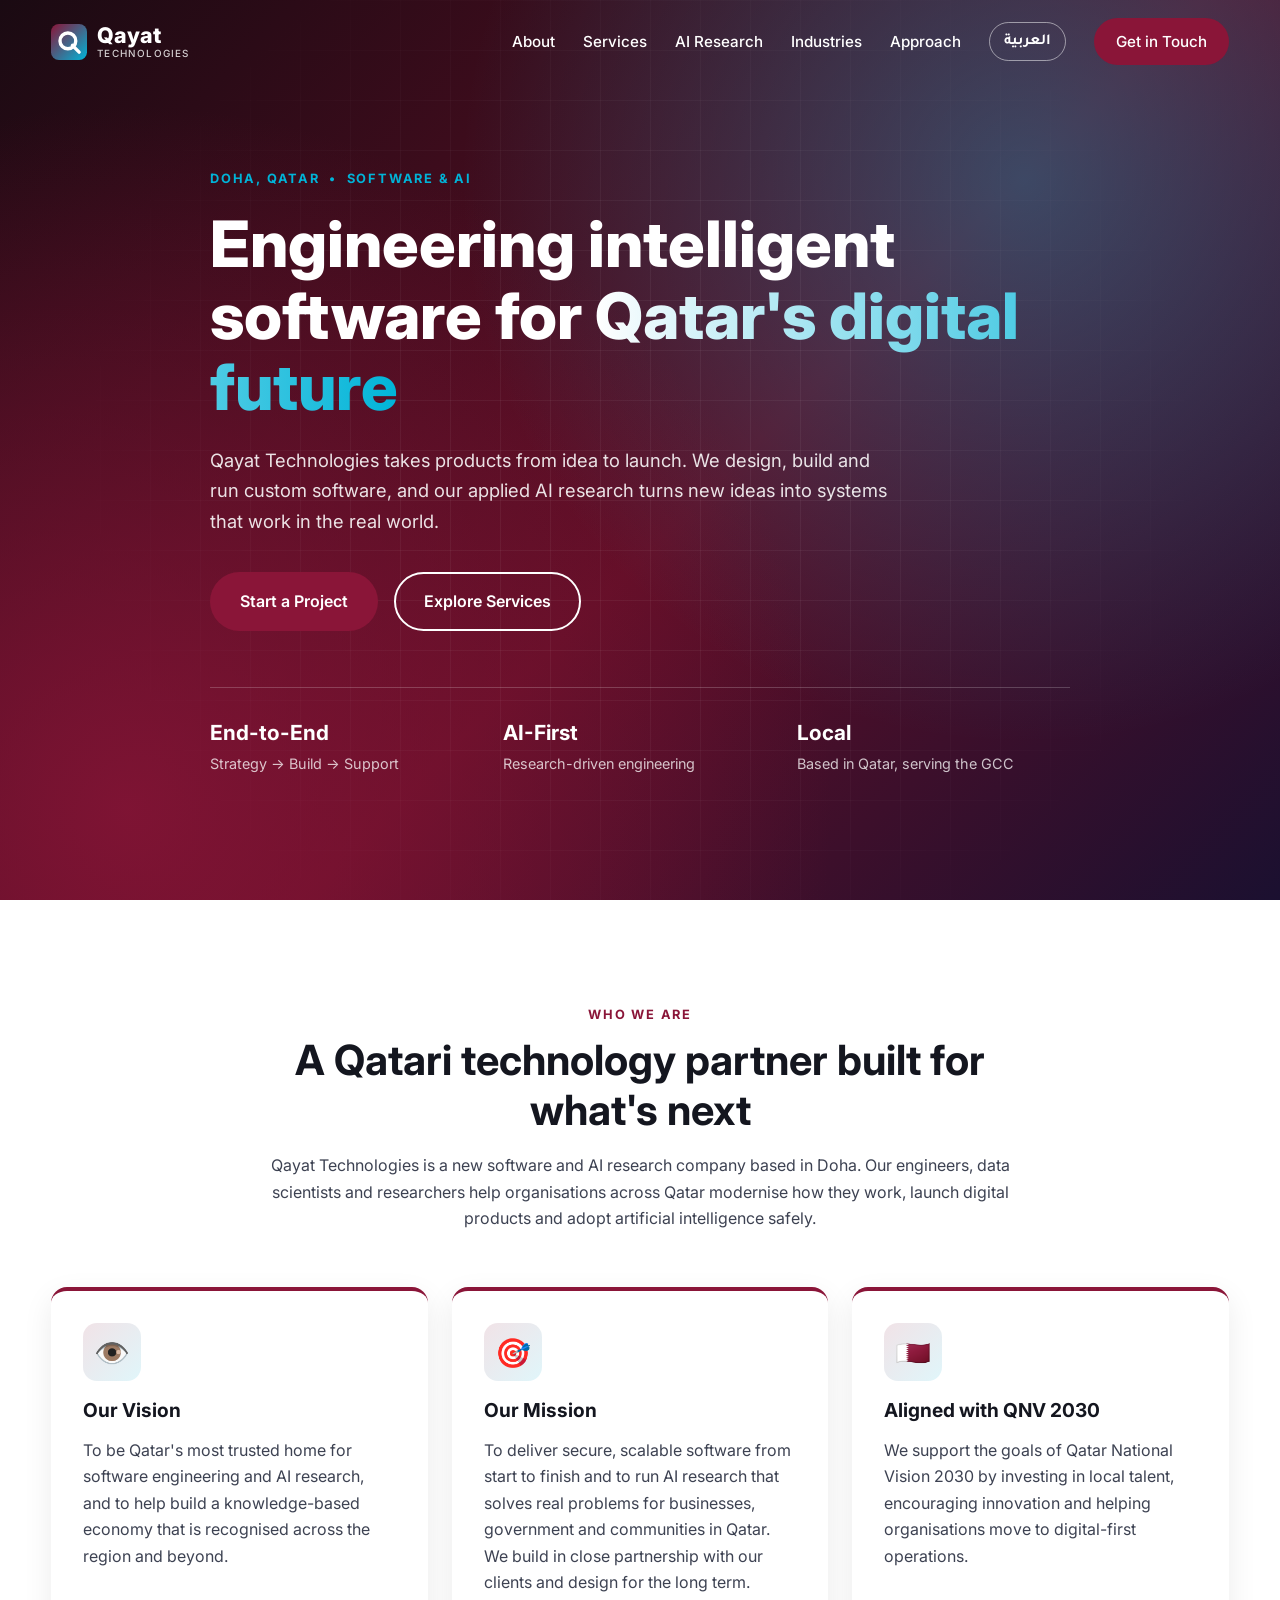
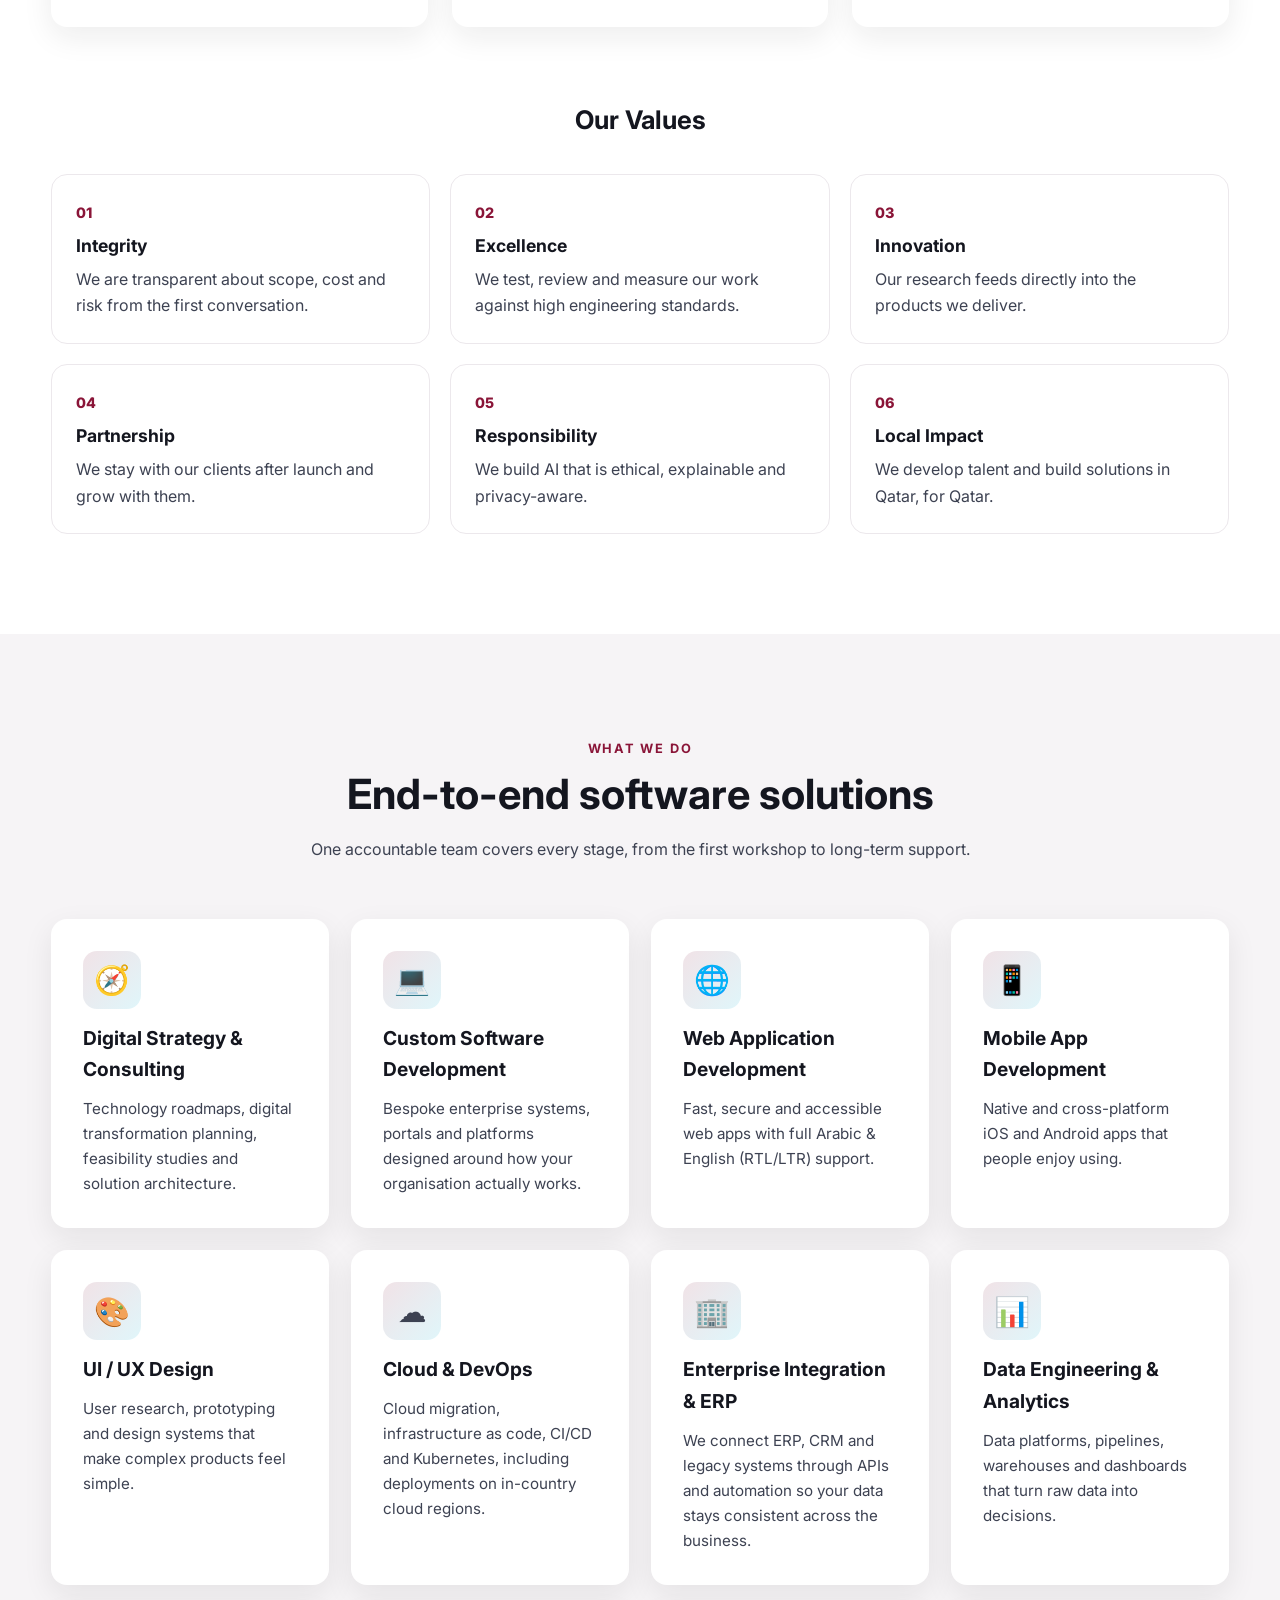
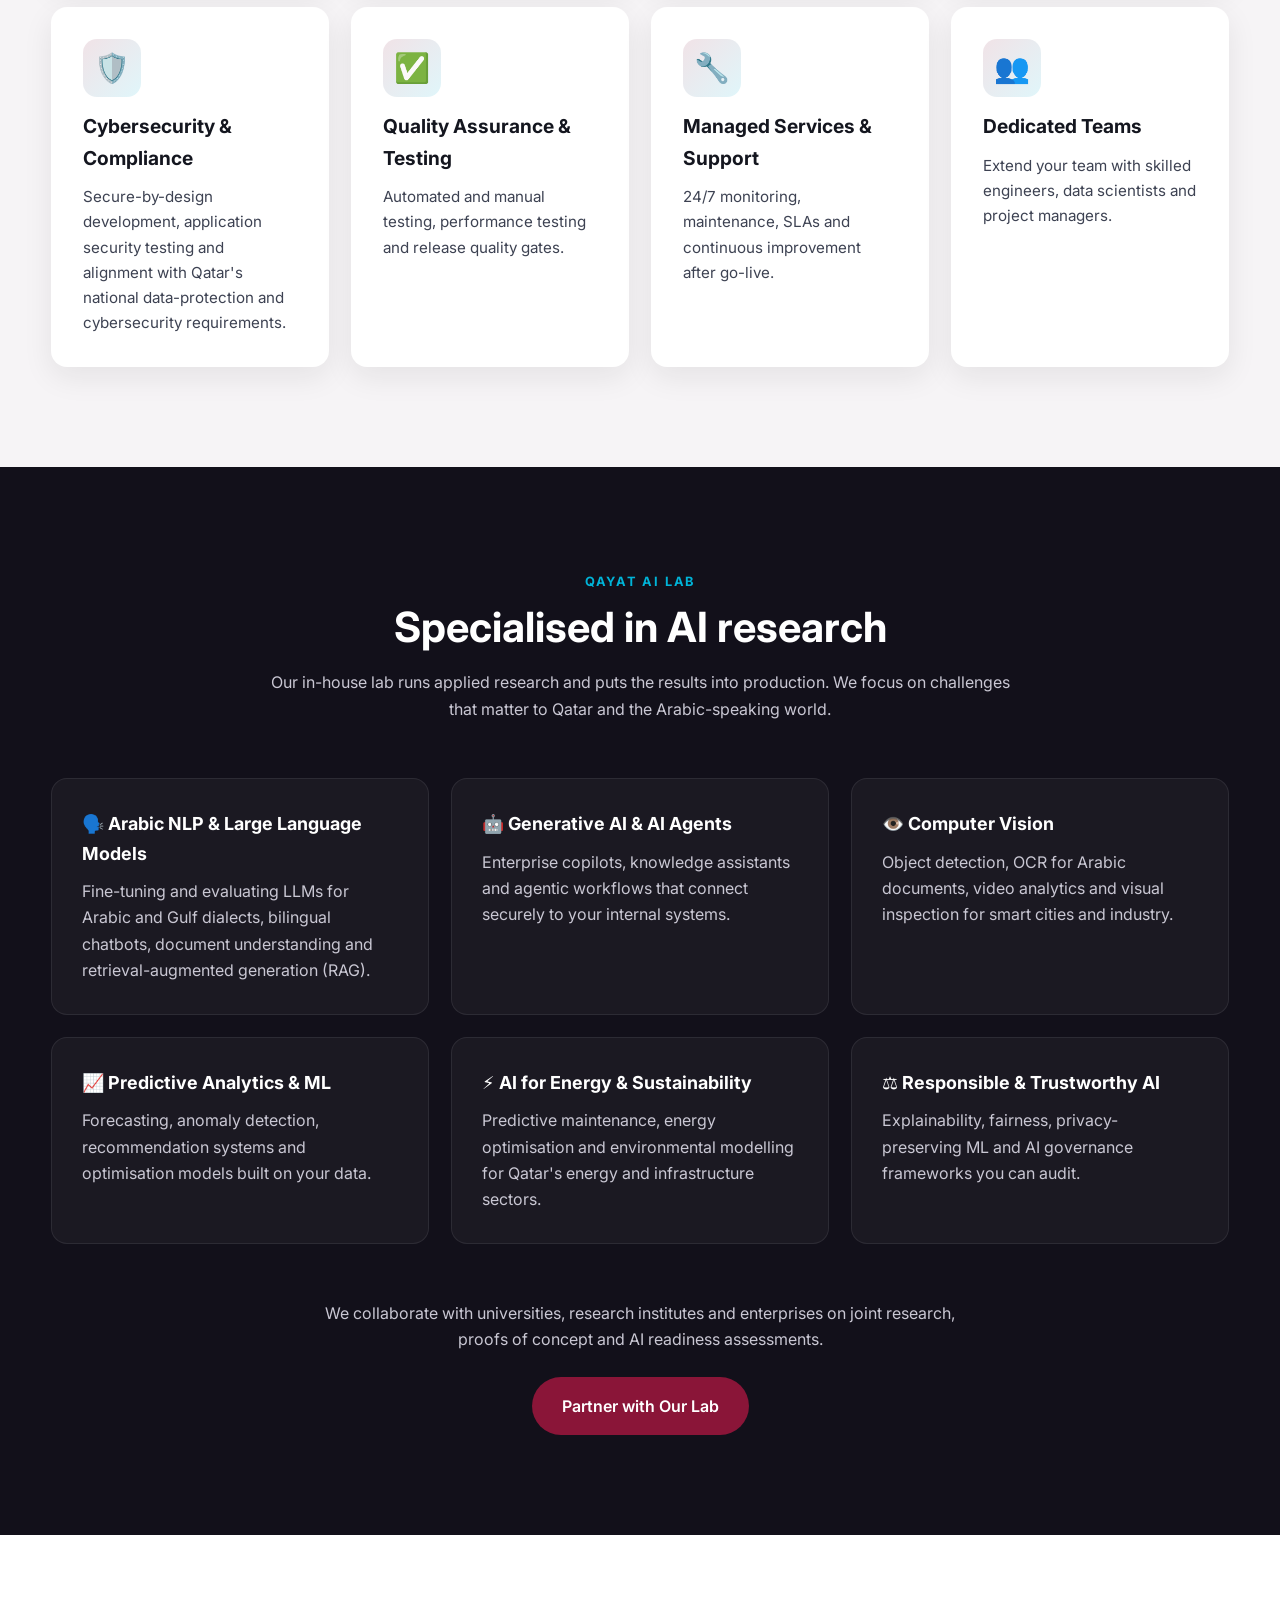
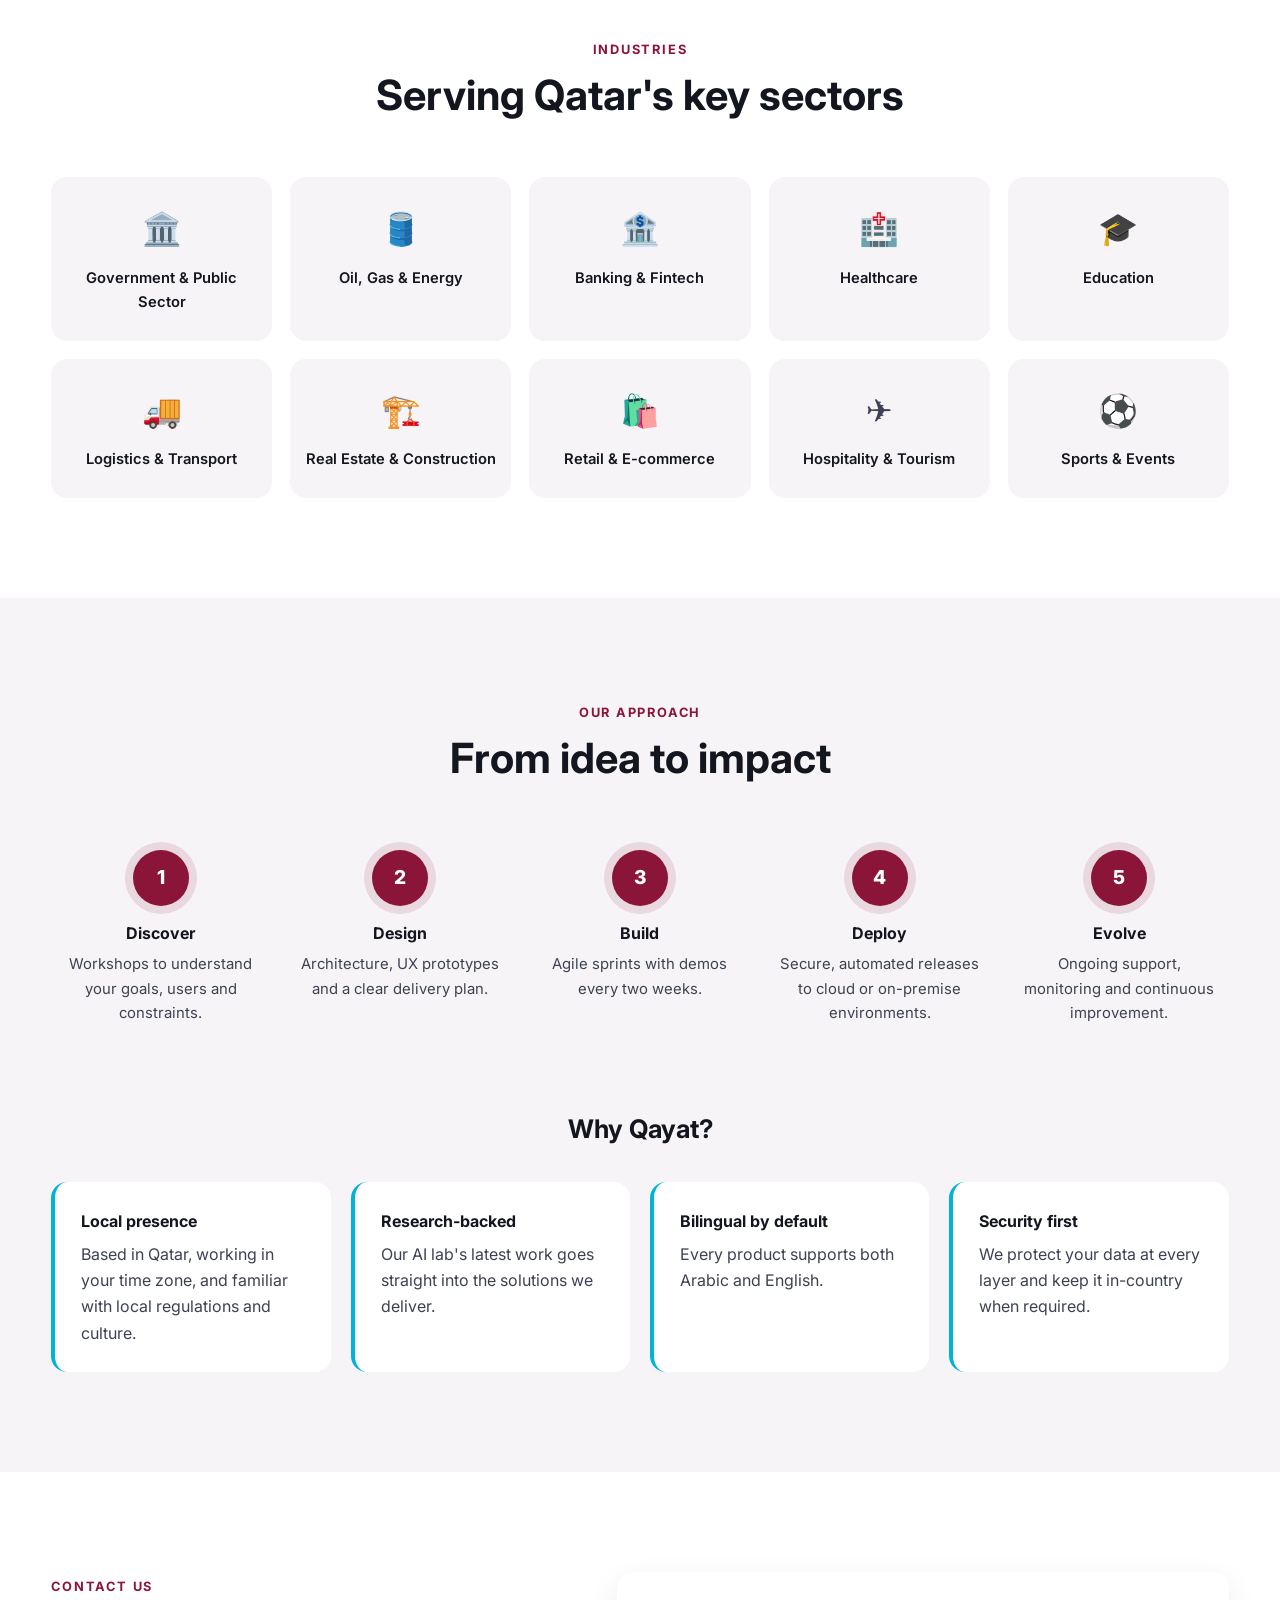
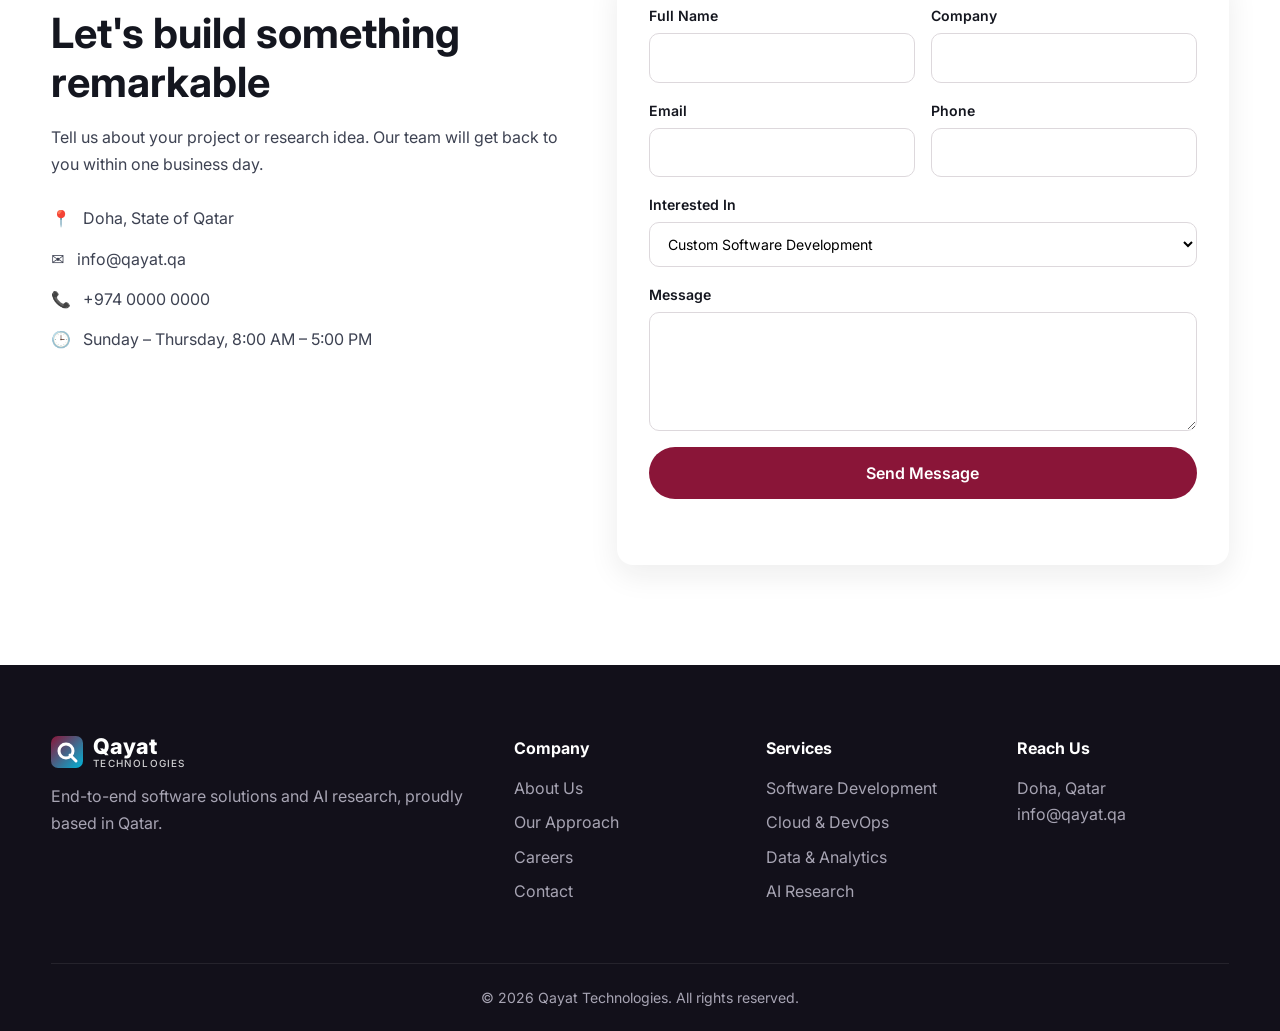
<file: index.html>
<!DOCTYPE html>
<html lang="en">
<head>
  <meta charset="UTF-8" />
  <meta name="viewport" content="width=device-width, initial-scale=1.0" />
  <title>Qayat Technologies | End-to-End Software & AI Research in Qatar</title>
  <meta name="description" content="Qayat Technologies is a Doha-based technology company delivering end-to-end software solutions and applied AI research for businesses and government across Qatar and the GCC." />
  <meta name="keywords" content="software company Qatar, AI research Doha, custom software development Qatar, machine learning, Arabic NLP, digital transformation Qatar" />
  <meta property="og:title" content="Qayat Technologies" />
  <meta property="og:description" content="End-to-end software solutions and AI research, built in Qatar." />
  <meta property="og:type" content="website" />
  <link rel="alternate" hreflang="en" href="./" />
  <link rel="alternate" hreflang="ar" href="ar/" />
  <link rel="icon" href="favicon.svg" type="image/svg+xml" />
  <link rel="preconnect" href="https://fonts.googleapis.com" />
  <link rel="preconnect" href="https://fonts.gstatic.com" crossorigin />
  <link href="https://fonts.googleapis.com/css2?family=Inter:wght@400;500;600;700;800&family=Tajawal:wght@700&display=swap" rel="stylesheet" />
  <link rel="stylesheet" href="styles.css" />
</head>
<body>

  <!-- ===== Header ===== -->
  <header class="header" id="header">
    <div class="container nav">
      <a href="#home" class="logo">
        <img src="favicon.svg" alt="" width="36" height="36" />
        <span>Qayat<small>Technologies</small></span>
      </a>
      <button class="nav-toggle" id="navToggle" aria-label="Open menu"><span></span><span></span><span></span></button>
      <nav class="nav-links" id="navLinks">
        <a href="#about">About</a>
        <a href="#services">Services</a>
        <a href="#ai-research">AI Research</a>
        <a href="#industries">Industries</a>
        <a href="#process">Approach</a>
        <a href="ar/" class="lang-switch" lang="ar" hreflang="ar">العربية</a>
        <a href="#contact" class="btn btn-primary btn-sm">Get in Touch</a>
      </nav>
    </div>
  </header>

  <!-- ===== Hero ===== -->
  <section class="hero" id="home">
    <div class="hero-bg"></div>
    <div class="container hero-content">
      <span class="eyebrow">Doha, Qatar &nbsp;•&nbsp; Software &amp; AI</span>
      <h1>Engineering intelligent software for <span class="gradient-text">Qatar's digital future</span></h1>
      <p class="lead">Qayat Technologies takes products from idea to launch. We design, build and run custom software, and our applied AI research turns new ideas into systems that work in the real world.</p>
      <div class="hero-actions">
        <a href="#contact" class="btn btn-primary">Start a Project</a>
        <a href="#services" class="btn btn-outline">Explore Services</a>
      </div>
      <div class="hero-stats">
        <div><strong>End-to-End</strong><span>Strategy → Build → Support</span></div>
        <div><strong>AI-First</strong><span>Research-driven engineering</span></div>
        <div><strong>Local</strong><span>Based in Qatar, serving the GCC</span></div>
      </div>
    </div>
  </section>

  <!-- ===== About ===== -->
  <section class="section" id="about">
    <div class="container">
      <div class="section-head">
        <span class="eyebrow">Who We Are</span>
        <h2>A Qatari technology partner built for what's next</h2>
        <p>Qayat Technologies is a new software and AI research company based in Doha. Our engineers, data scientists and researchers help organisations across Qatar modernise how they work, launch digital products and adopt artificial intelligence safely.</p>
      </div>

      <div class="vmv-grid">
        <article class="card vmv">
          <div class="icon">👁️</div>
          <h3>Our Vision</h3>
          <p>To be Qatar's most trusted home for software engineering and AI research, and to help build a knowledge-based economy that is recognised across the region and beyond.</p>
        </article>
        <article class="card vmv">
          <div class="icon">🎯</div>
          <h3>Our Mission</h3>
          <p>To deliver secure, scalable software from start to finish and to run AI research that solves real problems for businesses, government and communities in Qatar. We build in close partnership with our clients and design for the long term.</p>
        </article>
        <article class="card vmv">
          <div class="icon">🇶🇦</div>
          <h3>Aligned with QNV 2030</h3>
          <p>We support the goals of Qatar National Vision 2030 by investing in local talent, encouraging innovation and helping organisations move to digital-first operations.</p>
        </article>
      </div>

      <h3 class="sub-title">Our Values</h3>
      <div class="values-grid">
        <div class="value"><span>01</span><h4>Integrity</h4><p>We are transparent about scope, cost and risk from the first conversation.</p></div>
        <div class="value"><span>02</span><h4>Excellence</h4><p>We test, review and measure our work against high engineering standards.</p></div>
        <div class="value"><span>03</span><h4>Innovation</h4><p>Our research feeds directly into the products we deliver.</p></div>
        <div class="value"><span>04</span><h4>Partnership</h4><p>We stay with our clients after launch and grow with them.</p></div>
        <div class="value"><span>05</span><h4>Responsibility</h4><p>We build AI that is ethical, explainable and privacy-aware.</p></div>
        <div class="value"><span>06</span><h4>Local Impact</h4><p>We develop talent and build solutions in Qatar, for Qatar.</p></div>
      </div>
    </div>
  </section>

  <!-- ===== Services ===== -->
  <section class="section section-alt" id="services">
    <div class="container">
      <div class="section-head">
        <span class="eyebrow">What We Do</span>
        <h2>End-to-end software solutions</h2>
        <p>One accountable team covers every stage, from the first workshop to long-term support.</p>
      </div>
      <div class="services-grid">
        <article class="card service">
          <div class="icon">🧭</div>
          <h3>Digital Strategy &amp; Consulting</h3>
          <p>Technology roadmaps, digital transformation planning, feasibility studies and solution architecture.</p>
        </article>
        <article class="card service">
          <div class="icon">💻</div>
          <h3>Custom Software Development</h3>
          <p>Bespoke enterprise systems, portals and platforms designed around how your organisation actually works.</p>
        </article>
        <article class="card service">
          <div class="icon">🌐</div>
          <h3>Web Application Development</h3>
          <p>Fast, secure and accessible web apps with full Arabic &amp; English (RTL/LTR) support.</p>
        </article>
        <article class="card service">
          <div class="icon">📱</div>
          <h3>Mobile App Development</h3>
          <p>Native and cross-platform iOS and Android apps that people enjoy using.</p>
        </article>
        <article class="card service">
          <div class="icon">🎨</div>
          <h3>UI / UX Design</h3>
          <p>User research, prototyping and design systems that make complex products feel simple.</p>
        </article>
        <article class="card service">
          <div class="icon">☁️</div>
          <h3>Cloud &amp; DevOps</h3>
          <p>Cloud migration, infrastructure as code, CI/CD and Kubernetes, including deployments on in-country cloud regions.</p>
        </article>
        <article class="card service">
          <div class="icon">🏢</div>
          <h3>Enterprise Integration &amp; ERP</h3>
          <p>We connect ERP, CRM and legacy systems through APIs and automation so your data stays consistent across the business.</p>
        </article>
        <article class="card service">
          <div class="icon">📊</div>
          <h3>Data Engineering &amp; Analytics</h3>
          <p>Data platforms, pipelines, warehouses and dashboards that turn raw data into decisions.</p>
        </article>
        <article class="card service">
          <div class="icon">🛡️</div>
          <h3>Cybersecurity &amp; Compliance</h3>
          <p>Secure-by-design development, application security testing and alignment with Qatar's national data-protection and cybersecurity requirements.</p>
        </article>
        <article class="card service">
          <div class="icon">✅</div>
          <h3>Quality Assurance &amp; Testing</h3>
          <p>Automated and manual testing, performance testing and release quality gates.</p>
        </article>
        <article class="card service">
          <div class="icon">🔧</div>
          <h3>Managed Services &amp; Support</h3>
          <p>24/7 monitoring, maintenance, SLAs and continuous improvement after go-live.</p>
        </article>
        <article class="card service">
          <div class="icon">👥</div>
          <h3>Dedicated Teams</h3>
          <p>Extend your team with skilled engineers, data scientists and project managers.</p>
        </article>
      </div>
    </div>
  </section>

  <!-- ===== AI Research ===== -->
  <section class="section section-dark" id="ai-research">
    <div class="container">
      <div class="section-head light">
        <span class="eyebrow">Qayat AI Lab</span>
        <h2>Specialised in AI research</h2>
        <p>Our in-house lab runs applied research and puts the results into production. We focus on challenges that matter to Qatar and the Arabic-speaking world.</p>
      </div>
      <div class="research-grid">
        <article class="research">
          <h3>🗣️ Arabic NLP &amp; Large Language Models</h3>
          <p>Fine-tuning and evaluating LLMs for Arabic and Gulf dialects, bilingual chatbots, document understanding and retrieval-augmented generation (RAG).</p>
        </article>
        <article class="research">
          <h3>🤖 Generative AI &amp; AI Agents</h3>
          <p>Enterprise copilots, knowledge assistants and agentic workflows that connect securely to your internal systems.</p>
        </article>
        <article class="research">
          <h3>👁️ Computer Vision</h3>
          <p>Object detection, OCR for Arabic documents, video analytics and visual inspection for smart cities and industry.</p>
        </article>
        <article class="research">
          <h3>📈 Predictive Analytics &amp; ML</h3>
          <p>Forecasting, anomaly detection, recommendation systems and optimisation models built on your data.</p>
        </article>
        <article class="research">
          <h3>⚡ AI for Energy &amp; Sustainability</h3>
          <p>Predictive maintenance, energy optimisation and environmental modelling for Qatar's energy and infrastructure sectors.</p>
        </article>
        <article class="research">
          <h3>⚖️ Responsible &amp; Trustworthy AI</h3>
          <p>Explainability, fairness, privacy-preserving ML and AI governance frameworks you can audit.</p>
        </article>
      </div>
      <div class="research-cta">
        <p>We collaborate with universities, research institutes and enterprises on joint research, proofs of concept and AI readiness assessments.</p>
        <a href="#contact" class="btn btn-primary">Partner with Our Lab</a>
      </div>
    </div>
  </section>

  <!-- ===== Industries ===== -->
  <section class="section" id="industries">
    <div class="container">
      <div class="section-head">
        <span class="eyebrow">Industries</span>
        <h2>Serving Qatar's key sectors</h2>
      </div>
      <div class="industries-grid">
        <div class="industry">🏛️<span>Government &amp; Public Sector</span></div>
        <div class="industry">🛢️<span>Oil, Gas &amp; Energy</span></div>
        <div class="industry">🏦<span>Banking &amp; Fintech</span></div>
        <div class="industry">🏥<span>Healthcare</span></div>
        <div class="industry">🎓<span>Education</span></div>
        <div class="industry">🚚<span>Logistics &amp; Transport</span></div>
        <div class="industry">🏗️<span>Real Estate &amp; Construction</span></div>
        <div class="industry">🛍️<span>Retail &amp; E-commerce</span></div>
        <div class="industry">✈️<span>Hospitality &amp; Tourism</span></div>
        <div class="industry">⚽<span>Sports &amp; Events</span></div>
      </div>
    </div>
  </section>

  <!-- ===== Process ===== -->
  <section class="section section-alt" id="process">
    <div class="container">
      <div class="section-head">
        <span class="eyebrow">Our Approach</span>
        <h2>From idea to impact</h2>
      </div>
      <ol class="process">
        <li><span>1</span><h4>Discover</h4><p>Workshops to understand your goals, users and constraints.</p></li>
        <li><span>2</span><h4>Design</h4><p>Architecture, UX prototypes and a clear delivery plan.</p></li>
        <li><span>3</span><h4>Build</h4><p>Agile sprints with demos every two weeks.</p></li>
        <li><span>4</span><h4>Deploy</h4><p>Secure, automated releases to cloud or on-premise environments.</p></li>
        <li><span>5</span><h4>Evolve</h4><p>Ongoing support, monitoring and continuous improvement.</p></li>
      </ol>

      <h3 class="sub-title">Why Qayat?</h3>
      <div class="why-grid">
        <div class="why"><h4>Local presence</h4><p>Based in Qatar, working in your time zone, and familiar with local regulations and culture.</p></div>
        <div class="why"><h4>Research-backed</h4><p>Our AI lab's latest work goes straight into the solutions we deliver.</p></div>
        <div class="why"><h4>Bilingual by default</h4><p>Every product supports both Arabic and English.</p></div>
        <div class="why"><h4>Security first</h4><p>We protect your data at every layer and keep it in-country when required.</p></div>
      </div>
    </div>
  </section>

  <!-- ===== Contact ===== -->
  <section class="section" id="contact">
    <div class="container contact-wrap">
      <div class="contact-info">
        <span class="eyebrow">Contact Us</span>
        <h2>Let's build something remarkable</h2>
        <p>Tell us about your project or research idea. Our team will get back to you within one business day.</p>
        <ul class="contact-list">
          <li>📍 <span>Doha, State of Qatar</span></li>
          <li>✉️ <a href="mailto:info@qayat.qa">info@qayat.qa</a></li>
          <li>📞 <a href="tel:+97400000000">+974 0000 0000</a></li>
          <li>🕒 <span>Sunday – Thursday, 8:00 AM – 5:00 PM</span></li>
        </ul>
      </div>
      <form class="contact-form card" id="contactForm">
        <div class="row">
          <label>Full Name<input type="text" name="name" required /></label>
          <label>Company<input type="text" name="company" /></label>
        </div>
        <div class="row">
          <label>Email<input type="email" name="email" required /></label>
          <label>Phone<input type="tel" name="phone" /></label>
        </div>
        <label>Interested In
          <select name="interest">
            <option>Custom Software Development</option>
            <option>Web / Mobile App</option>
            <option>AI / Machine Learning Solution</option>
            <option>AI Research Partnership</option>
            <option>Cloud &amp; DevOps</option>
            <option>Consulting</option>
            <option>Other</option>
          </select>
        </label>
        <label>Message<textarea name="message" rows="4" required></textarea></label>
        <button type="submit" class="btn btn-primary">Send Message</button>
        <p class="form-note" id="formNote"></p>
      </form>
    </div>
  </section>

  <!-- ===== Footer ===== -->
  <footer class="footer">
    <div class="container footer-grid">
      <div>
        <a href="#home" class="logo light"><img src="favicon.svg" alt="" width="32" height="32" /><span>Qayat<small>Technologies</small></span></a>
        <p>End-to-end software solutions and AI research, proudly based in Qatar.</p>
      </div>
      <div>
        <h5>Company</h5>
        <a href="#about">About Us</a><a href="#process">Our Approach</a><a href="#contact">Careers</a><a href="#contact">Contact</a>
      </div>
      <div>
        <h5>Services</h5>
        <a href="#services">Software Development</a><a href="#services">Cloud &amp; DevOps</a><a href="#services">Data &amp; Analytics</a><a href="#ai-research">AI Research</a>
      </div>
      <div>
        <h5>Reach Us</h5>
        <p>Doha, Qatar<br /><a href="mailto:info@qayat.qa">info@qayat.qa</a></p>
      </div>
    </div>
    <div class="container footer-bottom">
      <p>© <span id="year"></span> Qayat Technologies. All rights reserved.</p>
    </div>
  </footer>

  <script src="script.js"></script>
</body>
</html>
</file>
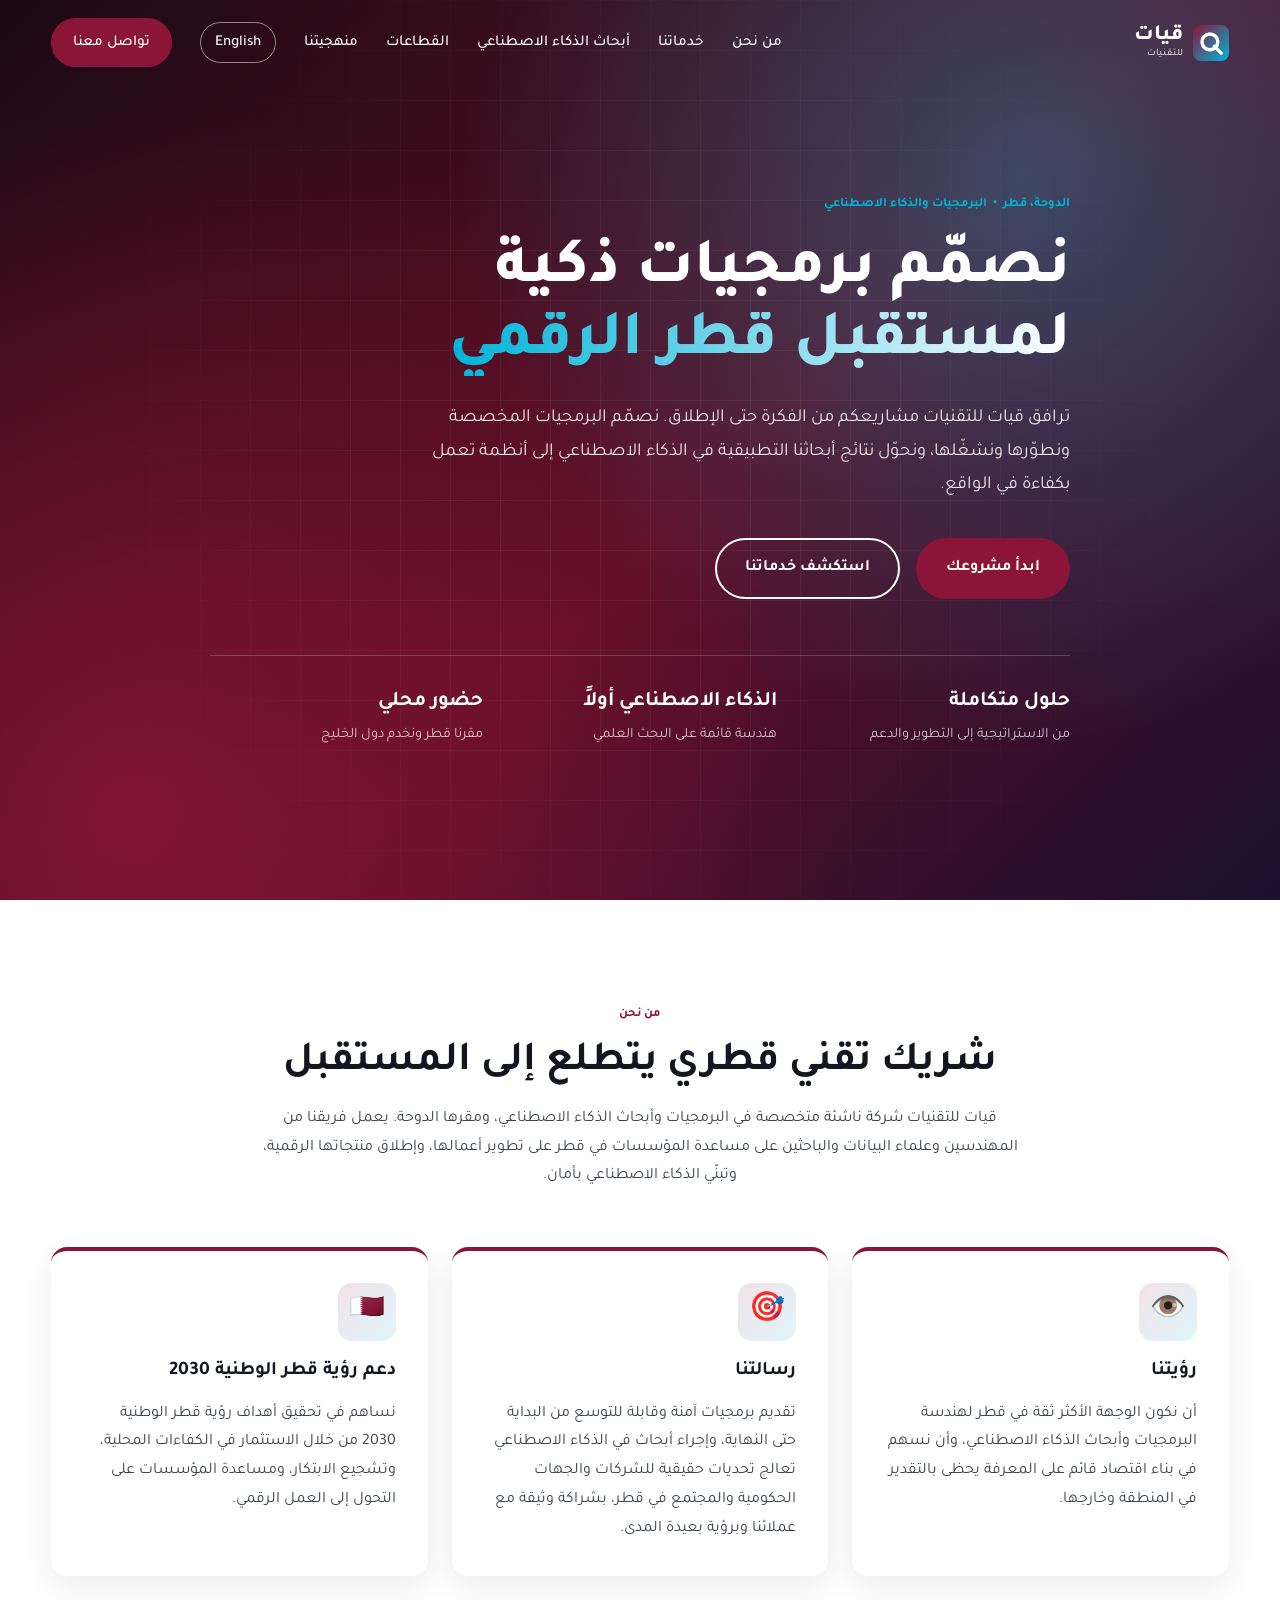
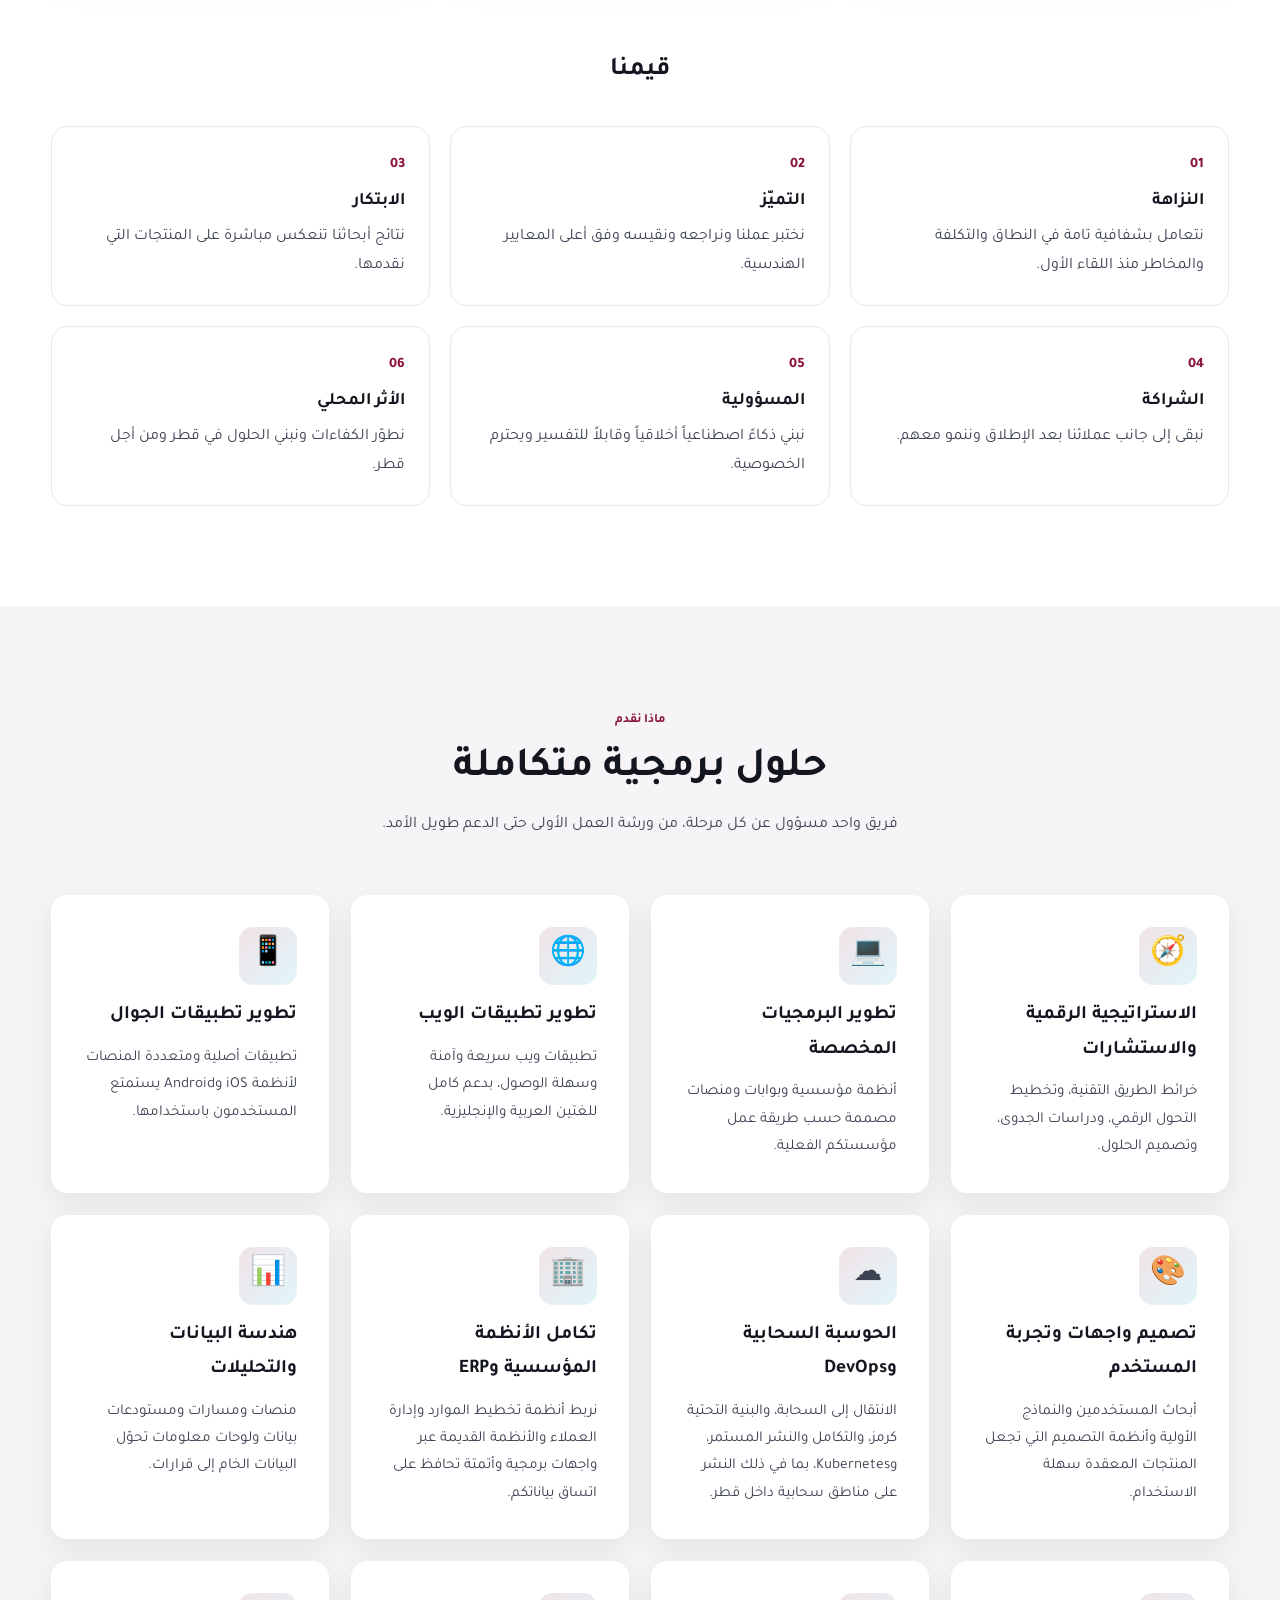
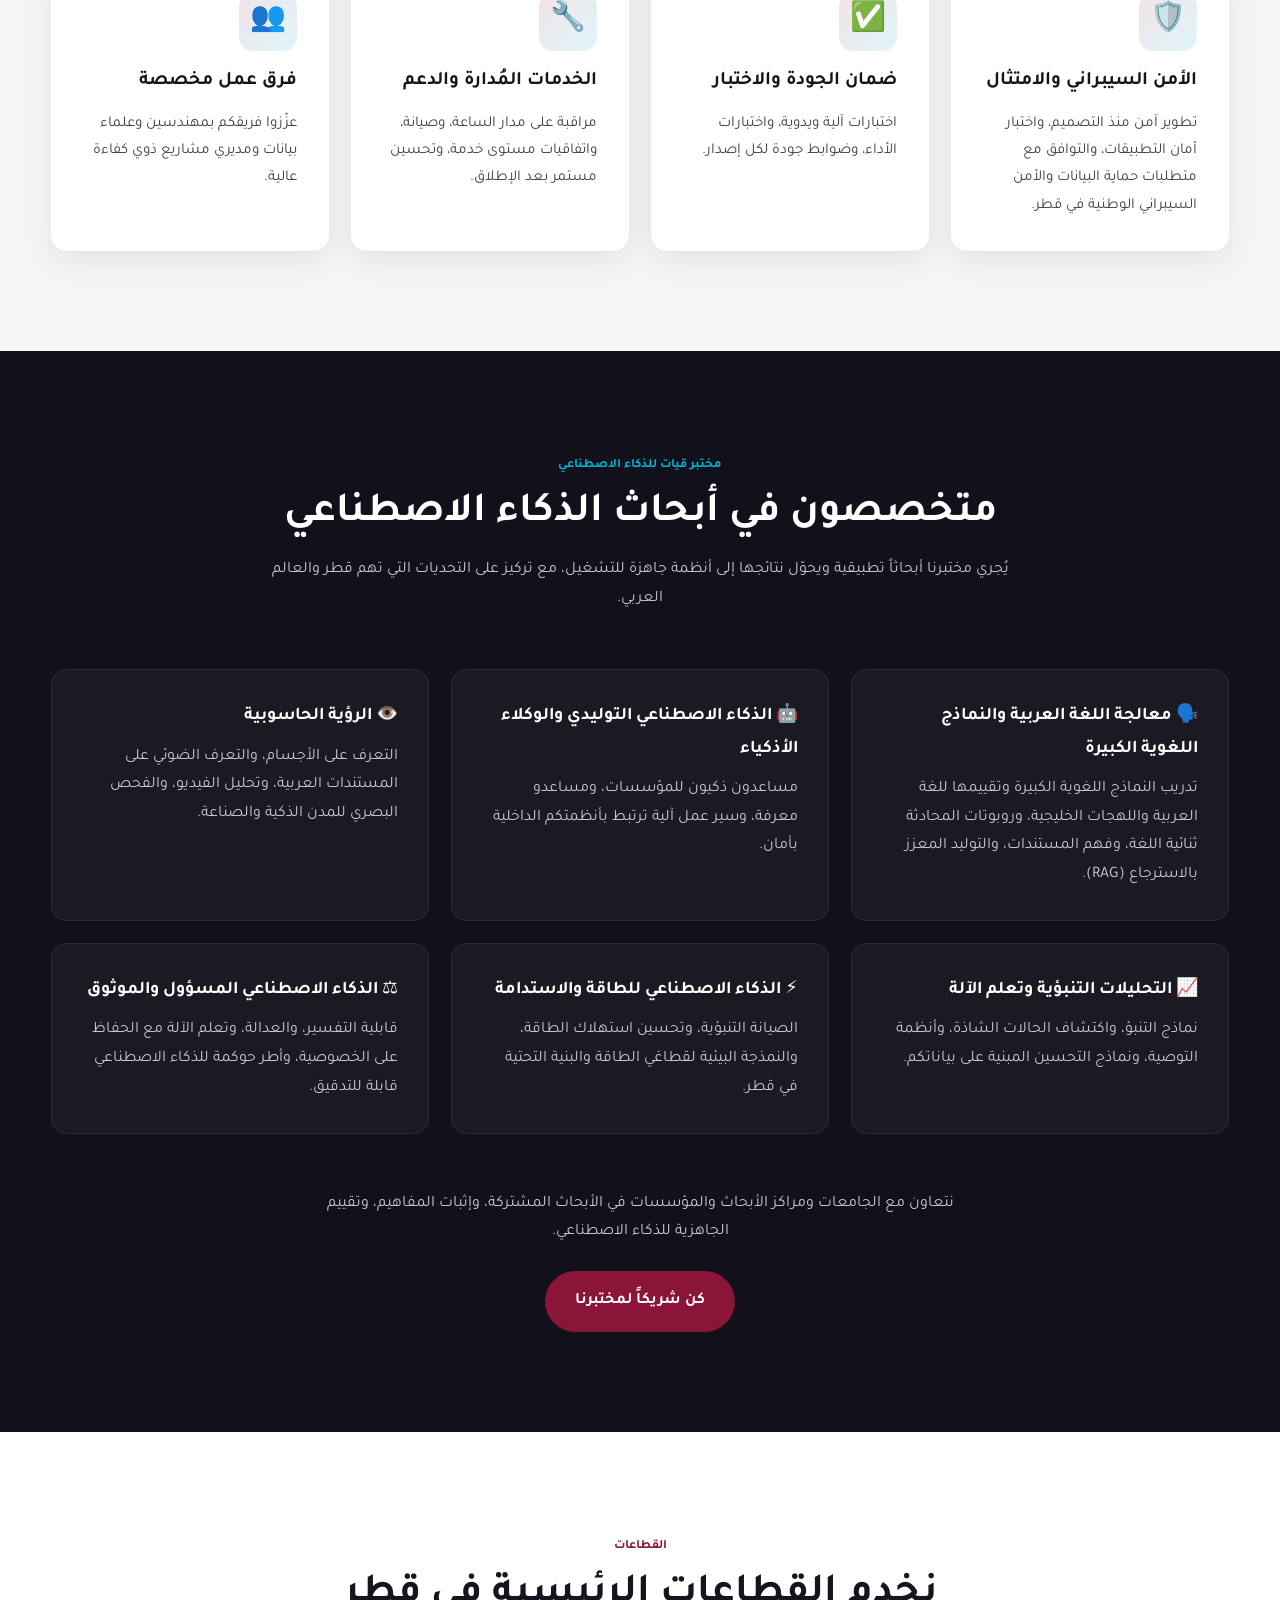
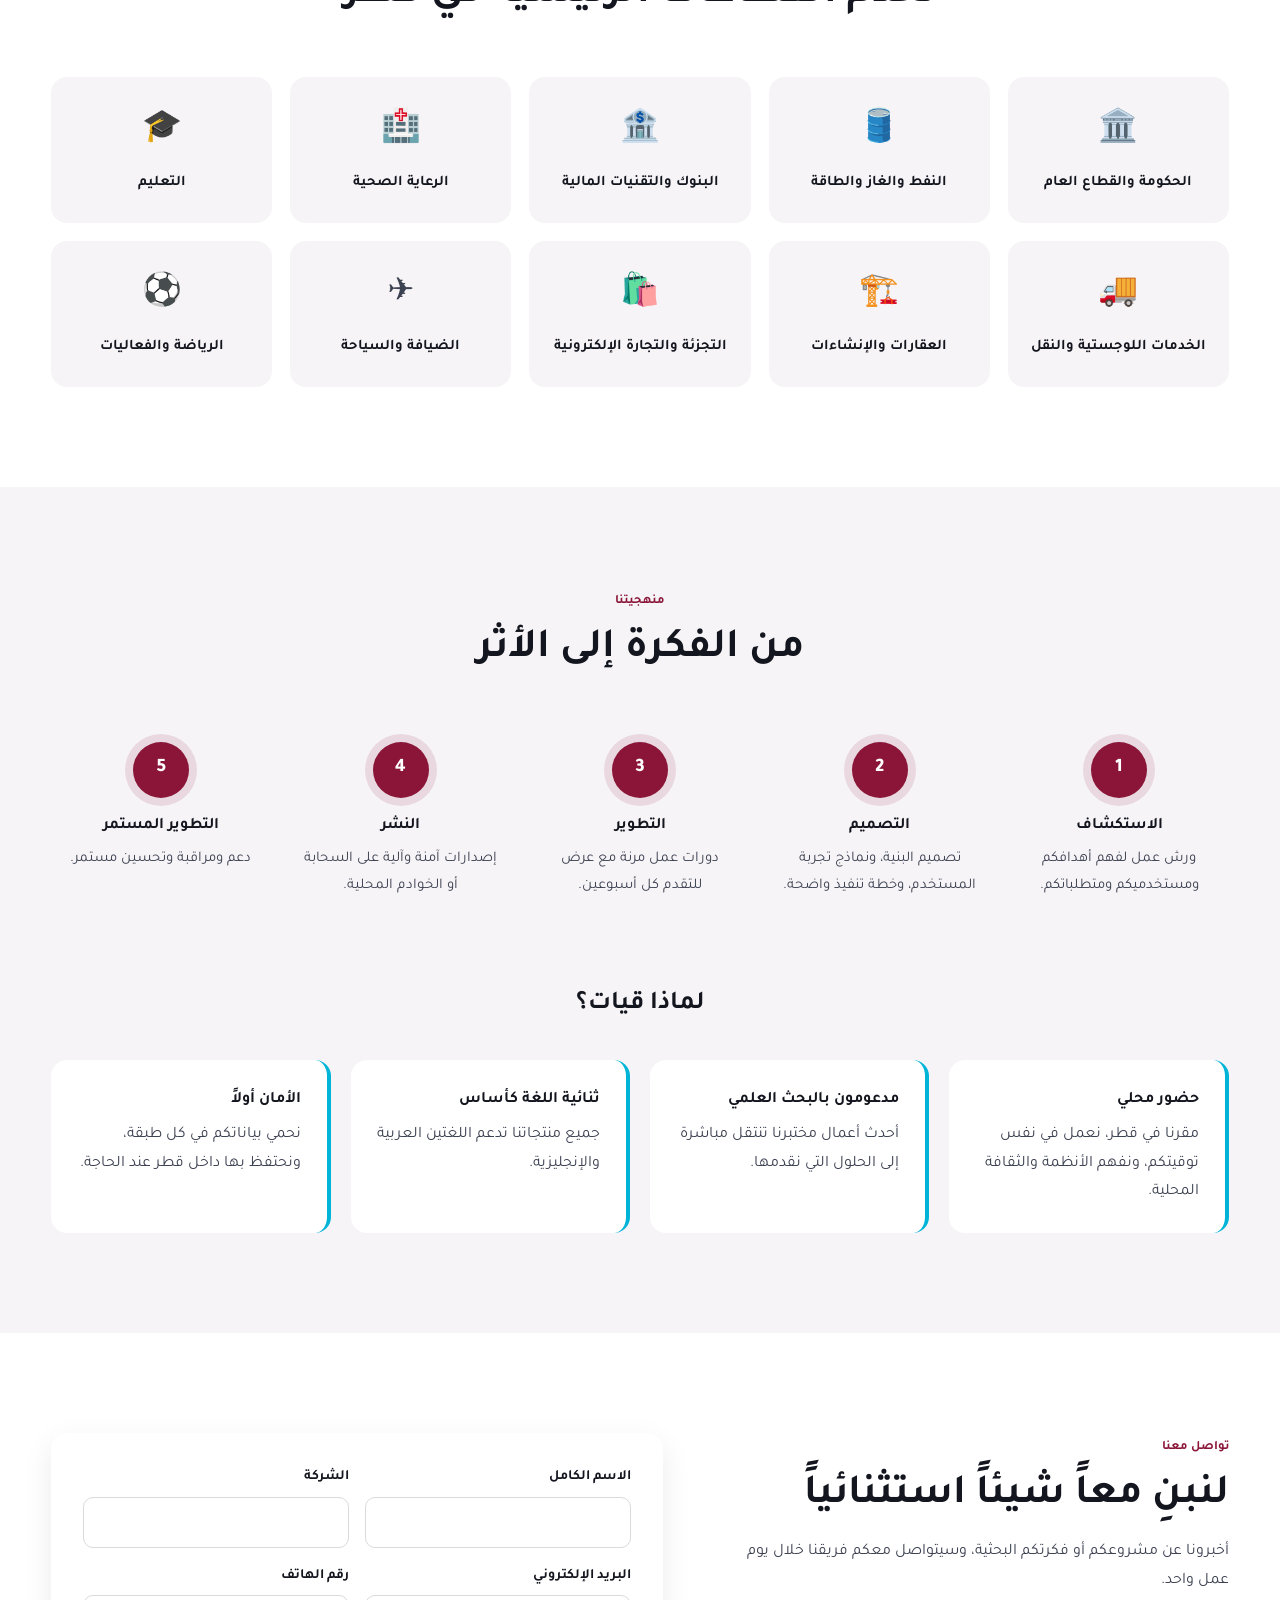
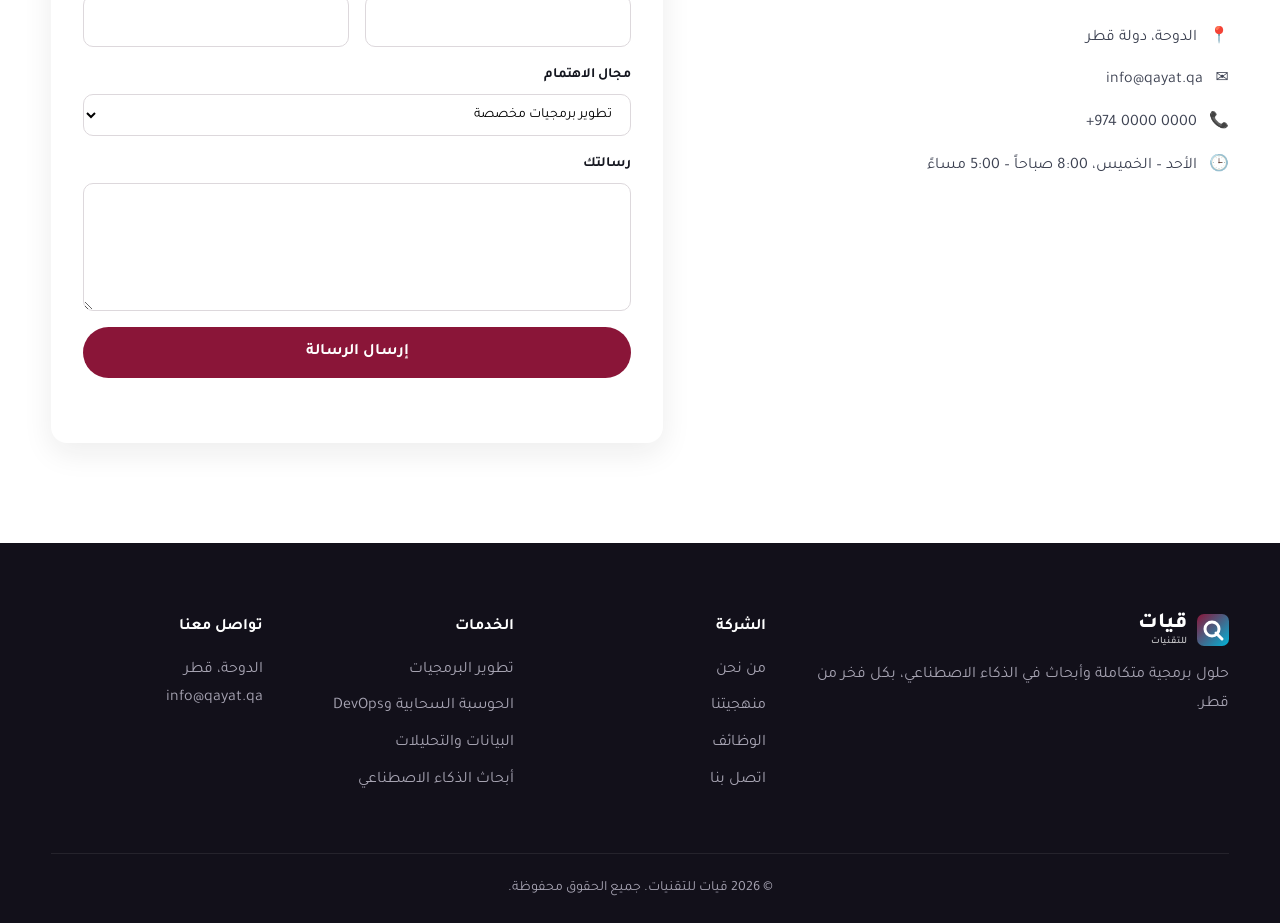
<file: ar/index.html>
<!DOCTYPE html>
<html lang="ar" dir="rtl">
<head>
  <meta charset="UTF-8" />
  <meta name="viewport" content="width=device-width, initial-scale=1.0" />
  <title>قيات للتقنيات | حلول برمجية متكاملة وأبحاث الذكاء الاصطناعي في قطر</title>
  <meta name="description" content="قيات للتقنيات شركة تقنية مقرها الدوحة، تقدم حلولاً برمجية متكاملة وأبحاثاً تطبيقية في الذكاء الاصطناعي للشركات والجهات الحكومية في قطر ودول الخليج." />
  <meta name="keywords" content="شركة برمجيات قطر, الذكاء الاصطناعي الدوحة, تطوير البرمجيات قطر, تعلم الآلة, معالجة اللغة العربية, التحول الرقمي قطر" />
  <meta property="og:title" content="قيات للتقنيات" />
  <meta property="og:description" content="حلول برمجية متكاملة وأبحاث الذكاء الاصطناعي، من قطر." />
  <meta property="og:type" content="website" />
  <meta property="og:locale" content="ar_QA" />
  <link rel="alternate" hreflang="en" href="../" />
  <link rel="alternate" hreflang="ar" href="./" />
  <link rel="icon" href="../favicon.svg" type="image/svg+xml" />
  <link rel="preconnect" href="https://fonts.googleapis.com" />
  <link rel="preconnect" href="https://fonts.gstatic.com" crossorigin />
  <link href="https://fonts.googleapis.com/css2?family=Inter:wght@400;500;600;700;800&family=Tajawal:wght@400;500;700;800&display=swap" rel="stylesheet" />
  <link rel="stylesheet" href="../styles.css" />
</head>
<body>

  <!-- ===== Header ===== -->
  <header class="header" id="header">
    <div class="container nav">
      <a href="#home" class="logo">
        <img src="../favicon.svg" alt="" width="36" height="36" />
        <span>قيات<small>للتقنيات</small></span>
      </a>
      <button class="nav-toggle" id="navToggle" aria-label="فتح القائمة"><span></span><span></span><span></span></button>
      <nav class="nav-links" id="navLinks">
        <a href="#about">من نحن</a>
        <a href="#services">خدماتنا</a>
        <a href="#ai-research">أبحاث الذكاء الاصطناعي</a>
        <a href="#industries">القطاعات</a>
        <a href="#process">منهجيتنا</a>
        <a href="../" class="lang-switch" lang="en" hreflang="en">English</a>
        <a href="#contact" class="btn btn-primary btn-sm">تواصل معنا</a>
      </nav>
    </div>
  </header>

  <!-- ===== Hero ===== -->
  <section class="hero" id="home">
    <div class="hero-bg"></div>
    <div class="container hero-content">
      <span class="eyebrow">الدوحة، قطر &nbsp;•&nbsp; البرمجيات والذكاء الاصطناعي</span>
      <h1>نصمّم برمجيات ذكية <span class="gradient-text">لمستقبل قطر الرقمي</span></h1>
      <p class="lead">ترافق قيات للتقنيات مشاريعكم من الفكرة حتى الإطلاق. نصمّم البرمجيات المخصصة ونطوّرها ونشغّلها، ونحوّل نتائج أبحاثنا التطبيقية في الذكاء الاصطناعي إلى أنظمة تعمل بكفاءة في الواقع.</p>
      <div class="hero-actions">
        <a href="#contact" class="btn btn-primary">ابدأ مشروعك</a>
        <a href="#services" class="btn btn-outline">استكشف خدماتنا</a>
      </div>
      <div class="hero-stats">
        <div><strong>حلول متكاملة</strong><span>من الاستراتيجية إلى التطوير والدعم</span></div>
        <div><strong>الذكاء الاصطناعي أولاً</strong><span>هندسة قائمة على البحث العلمي</span></div>
        <div><strong>حضور محلي</strong><span>مقرنا قطر ونخدم دول الخليج</span></div>
      </div>
    </div>
  </section>

  <!-- ===== About ===== -->
  <section class="section" id="about">
    <div class="container">
      <div class="section-head">
        <span class="eyebrow">من نحن</span>
        <h2>شريك تقني قطري يتطلع إلى المستقبل</h2>
        <p>قيات للتقنيات شركة ناشئة متخصصة في البرمجيات وأبحاث الذكاء الاصطناعي، ومقرها الدوحة. يعمل فريقنا من المهندسين وعلماء البيانات والباحثين على مساعدة المؤسسات في قطر على تطوير أعمالها، وإطلاق منتجاتها الرقمية، وتبنّي الذكاء الاصطناعي بأمان.</p>
      </div>

      <div class="vmv-grid">
        <article class="card vmv">
          <div class="icon">👁️</div>
          <h3>رؤيتنا</h3>
          <p>أن نكون الوجهة الأكثر ثقة في قطر لهندسة البرمجيات وأبحاث الذكاء الاصطناعي، وأن نسهم في بناء اقتصاد قائم على المعرفة يحظى بالتقدير في المنطقة وخارجها.</p>
        </article>
        <article class="card vmv">
          <div class="icon">🎯</div>
          <h3>رسالتنا</h3>
          <p>تقديم برمجيات آمنة وقابلة للتوسع من البداية حتى النهاية، وإجراء أبحاث في الذكاء الاصطناعي تعالج تحديات حقيقية للشركات والجهات الحكومية والمجتمع في قطر، بشراكة وثيقة مع عملائنا وبرؤية بعيدة المدى.</p>
        </article>
        <article class="card vmv">
          <div class="icon">🇶🇦</div>
          <h3>دعم رؤية قطر الوطنية 2030</h3>
          <p>نساهم في تحقيق أهداف رؤية قطر الوطنية 2030 من خلال الاستثمار في الكفاءات المحلية، وتشجيع الابتكار، ومساعدة المؤسسات على التحول إلى العمل الرقمي.</p>
        </article>
      </div>

      <h3 class="sub-title">قيمنا</h3>
      <div class="values-grid">
        <div class="value"><span>01</span><h4>النزاهة</h4><p>نتعامل بشفافية تامة في النطاق والتكلفة والمخاطر منذ اللقاء الأول.</p></div>
        <div class="value"><span>02</span><h4>التميّز</h4><p>نختبر عملنا ونراجعه ونقيسه وفق أعلى المعايير الهندسية.</p></div>
        <div class="value"><span>03</span><h4>الابتكار</h4><p>نتائج أبحاثنا تنعكس مباشرة على المنتجات التي نقدمها.</p></div>
        <div class="value"><span>04</span><h4>الشراكة</h4><p>نبقى إلى جانب عملائنا بعد الإطلاق وننمو معهم.</p></div>
        <div class="value"><span>05</span><h4>المسؤولية</h4><p>نبني ذكاءً اصطناعياً أخلاقياً وقابلاً للتفسير ويحترم الخصوصية.</p></div>
        <div class="value"><span>06</span><h4>الأثر المحلي</h4><p>نطوّر الكفاءات ونبني الحلول في قطر ومن أجل قطر.</p></div>
      </div>
    </div>
  </section>

  <!-- ===== Services ===== -->
  <section class="section section-alt" id="services">
    <div class="container">
      <div class="section-head">
        <span class="eyebrow">ماذا نقدم</span>
        <h2>حلول برمجية متكاملة</h2>
        <p>فريق واحد مسؤول عن كل مرحلة، من ورشة العمل الأولى حتى الدعم طويل الأمد.</p>
      </div>
      <div class="services-grid">
        <article class="card service">
          <div class="icon">🧭</div>
          <h3>الاستراتيجية الرقمية والاستشارات</h3>
          <p>خرائط الطريق التقنية، وتخطيط التحول الرقمي، ودراسات الجدوى، وتصميم الحلول.</p>
        </article>
        <article class="card service">
          <div class="icon">💻</div>
          <h3>تطوير البرمجيات المخصصة</h3>
          <p>أنظمة مؤسسية وبوابات ومنصات مصممة حسب طريقة عمل مؤسستكم الفعلية.</p>
        </article>
        <article class="card service">
          <div class="icon">🌐</div>
          <h3>تطوير تطبيقات الويب</h3>
          <p>تطبيقات ويب سريعة وآمنة وسهلة الوصول، بدعم كامل للغتين العربية والإنجليزية.</p>
        </article>
        <article class="card service">
          <div class="icon">📱</div>
          <h3>تطوير تطبيقات الجوال</h3>
          <p>تطبيقات أصلية ومتعددة المنصات لأنظمة iOS وAndroid يستمتع المستخدمون باستخدامها.</p>
        </article>
        <article class="card service">
          <div class="icon">🎨</div>
          <h3>تصميم واجهات وتجربة المستخدم</h3>
          <p>أبحاث المستخدمين والنماذج الأولية وأنظمة التصميم التي تجعل المنتجات المعقدة سهلة الاستخدام.</p>
        </article>
        <article class="card service">
          <div class="icon">☁️</div>
          <h3>الحوسبة السحابية وDevOps</h3>
          <p>الانتقال إلى السحابة، والبنية التحتية كرمز، والتكامل والنشر المستمر، وKubernetes، بما في ذلك النشر على مناطق سحابية داخل قطر.</p>
        </article>
        <article class="card service">
          <div class="icon">🏢</div>
          <h3>تكامل الأنظمة المؤسسية وERP</h3>
          <p>نربط أنظمة تخطيط الموارد وإدارة العملاء والأنظمة القديمة عبر واجهات برمجية وأتمتة تحافظ على اتساق بياناتكم.</p>
        </article>
        <article class="card service">
          <div class="icon">📊</div>
          <h3>هندسة البيانات والتحليلات</h3>
          <p>منصات ومسارات ومستودعات بيانات ولوحات معلومات تحوّل البيانات الخام إلى قرارات.</p>
        </article>
        <article class="card service">
          <div class="icon">🛡️</div>
          <h3>الأمن السيبراني والامتثال</h3>
          <p>تطوير آمن منذ التصميم، واختبار أمان التطبيقات، والتوافق مع متطلبات حماية البيانات والأمن السيبراني الوطنية في قطر.</p>
        </article>
        <article class="card service">
          <div class="icon">✅</div>
          <h3>ضمان الجودة والاختبار</h3>
          <p>اختبارات آلية ويدوية، واختبارات الأداء، وضوابط جودة لكل إصدار.</p>
        </article>
        <article class="card service">
          <div class="icon">🔧</div>
          <h3>الخدمات المُدارة والدعم</h3>
          <p>مراقبة على مدار الساعة، وصيانة، واتفاقيات مستوى خدمة، وتحسين مستمر بعد الإطلاق.</p>
        </article>
        <article class="card service">
          <div class="icon">👥</div>
          <h3>فرق عمل مخصصة</h3>
          <p>عزّزوا فريقكم بمهندسين وعلماء بيانات ومديري مشاريع ذوي كفاءة عالية.</p>
        </article>
      </div>
    </div>
  </section>

  <!-- ===== AI Research ===== -->
  <section class="section section-dark" id="ai-research">
    <div class="container">
      <div class="section-head light">
        <span class="eyebrow">مختبر قيات للذكاء الاصطناعي</span>
        <h2>متخصصون في أبحاث الذكاء الاصطناعي</h2>
        <p>يُجري مختبرنا أبحاثاً تطبيقية ويحوّل نتائجها إلى أنظمة جاهزة للتشغيل، مع تركيز على التحديات التي تهم قطر والعالم العربي.</p>
      </div>
      <div class="research-grid">
        <article class="research">
          <h3>🗣️ معالجة اللغة العربية والنماذج اللغوية الكبيرة</h3>
          <p>تدريب النماذج اللغوية الكبيرة وتقييمها للغة العربية واللهجات الخليجية، وروبوتات المحادثة ثنائية اللغة، وفهم المستندات، والتوليد المعزز بالاسترجاع (RAG).</p>
        </article>
        <article class="research">
          <h3>🤖 الذكاء الاصطناعي التوليدي والوكلاء الأذكياء</h3>
          <p>مساعدون ذكيون للمؤسسات، ومساعدو معرفة، وسير عمل آلية ترتبط بأنظمتكم الداخلية بأمان.</p>
        </article>
        <article class="research">
          <h3>👁️ الرؤية الحاسوبية</h3>
          <p>التعرف على الأجسام، والتعرف الضوئي على المستندات العربية، وتحليل الفيديو، والفحص البصري للمدن الذكية والصناعة.</p>
        </article>
        <article class="research">
          <h3>📈 التحليلات التنبؤية وتعلم الآلة</h3>
          <p>نماذج التنبؤ، واكتشاف الحالات الشاذة، وأنظمة التوصية، ونماذج التحسين المبنية على بياناتكم.</p>
        </article>
        <article class="research">
          <h3>⚡ الذكاء الاصطناعي للطاقة والاستدامة</h3>
          <p>الصيانة التنبؤية، وتحسين استهلاك الطاقة، والنمذجة البيئية لقطاعَي الطاقة والبنية التحتية في قطر.</p>
        </article>
        <article class="research">
          <h3>⚖️ الذكاء الاصطناعي المسؤول والموثوق</h3>
          <p>قابلية التفسير، والعدالة، وتعلم الآلة مع الحفاظ على الخصوصية، وأطر حوكمة للذكاء الاصطناعي قابلة للتدقيق.</p>
        </article>
      </div>
      <div class="research-cta">
        <p>نتعاون مع الجامعات ومراكز الأبحاث والمؤسسات في الأبحاث المشتركة، وإثبات المفاهيم، وتقييم الجاهزية للذكاء الاصطناعي.</p>
        <a href="#contact" class="btn btn-primary">كن شريكاً لمختبرنا</a>
      </div>
    </div>
  </section>

  <!-- ===== Industries ===== -->
  <section class="section" id="industries">
    <div class="container">
      <div class="section-head">
        <span class="eyebrow">القطاعات</span>
        <h2>نخدم القطاعات الرئيسية في قطر</h2>
      </div>
      <div class="industries-grid">
        <div class="industry">🏛️<span>الحكومة والقطاع العام</span></div>
        <div class="industry">🛢️<span>النفط والغاز والطاقة</span></div>
        <div class="industry">🏦<span>البنوك والتقنيات المالية</span></div>
        <div class="industry">🏥<span>الرعاية الصحية</span></div>
        <div class="industry">🎓<span>التعليم</span></div>
        <div class="industry">🚚<span>الخدمات اللوجستية والنقل</span></div>
        <div class="industry">🏗️<span>العقارات والإنشاءات</span></div>
        <div class="industry">🛍️<span>التجزئة والتجارة الإلكترونية</span></div>
        <div class="industry">✈️<span>الضيافة والسياحة</span></div>
        <div class="industry">⚽<span>الرياضة والفعاليات</span></div>
      </div>
    </div>
  </section>

  <!-- ===== Process ===== -->
  <section class="section section-alt" id="process">
    <div class="container">
      <div class="section-head">
        <span class="eyebrow">منهجيتنا</span>
        <h2>من الفكرة إلى الأثر</h2>
      </div>
      <ol class="process">
        <li><span>1</span><h4>الاستكشاف</h4><p>ورش عمل لفهم أهدافكم ومستخدميكم ومتطلباتكم.</p></li>
        <li><span>2</span><h4>التصميم</h4><p>تصميم البنية، ونماذج تجربة المستخدم، وخطة تنفيذ واضحة.</p></li>
        <li><span>3</span><h4>التطوير</h4><p>دورات عمل مرنة مع عرض للتقدم كل أسبوعين.</p></li>
        <li><span>4</span><h4>النشر</h4><p>إصدارات آمنة وآلية على السحابة أو الخوادم المحلية.</p></li>
        <li><span>5</span><h4>التطوير المستمر</h4><p>دعم ومراقبة وتحسين مستمر.</p></li>
      </ol>

      <h3 class="sub-title">لماذا قيات؟</h3>
      <div class="why-grid">
        <div class="why"><h4>حضور محلي</h4><p>مقرنا في قطر، نعمل في نفس توقيتكم، ونفهم الأنظمة والثقافة المحلية.</p></div>
        <div class="why"><h4>مدعومون بالبحث العلمي</h4><p>أحدث أعمال مختبرنا تنتقل مباشرة إلى الحلول التي نقدمها.</p></div>
        <div class="why"><h4>ثنائية اللغة كأساس</h4><p>جميع منتجاتنا تدعم اللغتين العربية والإنجليزية.</p></div>
        <div class="why"><h4>الأمان أولاً</h4><p>نحمي بياناتكم في كل طبقة، ونحتفظ بها داخل قطر عند الحاجة.</p></div>
      </div>
    </div>
  </section>

  <!-- ===== Contact ===== -->
  <section class="section" id="contact">
    <div class="container contact-wrap">
      <div class="contact-info">
        <span class="eyebrow">تواصل معنا</span>
        <h2>لنبنِ معاً شيئاً استثنائياً</h2>
        <p>أخبرونا عن مشروعكم أو فكرتكم البحثية، وسيتواصل معكم فريقنا خلال يوم عمل واحد.</p>
        <ul class="contact-list">
          <li>📍 <span>الدوحة، دولة قطر</span></li>
          <li>✉️ <a href="mailto:info@qayat.qa">info@qayat.qa</a></li>
          <li>📞 <a href="tel:+97400000000" dir="ltr">+974 0000 0000</a></li>
          <li>🕒 <span>الأحد – الخميس، 8:00 صباحاً – 5:00 مساءً</span></li>
        </ul>
      </div>
      <form class="contact-form card" id="contactForm">
        <div class="row">
          <label>الاسم الكامل<input type="text" name="name" required /></label>
          <label>الشركة<input type="text" name="company" /></label>
        </div>
        <div class="row">
          <label>البريد الإلكتروني<input type="email" name="email" dir="ltr" required /></label>
          <label>رقم الهاتف<input type="tel" name="phone" dir="ltr" /></label>
        </div>
        <label>مجال الاهتمام
          <select name="interest">
            <option>تطوير برمجيات مخصصة</option>
            <option>تطبيق ويب / جوال</option>
            <option>حلول الذكاء الاصطناعي / تعلم الآلة</option>
            <option>شراكة بحثية في الذكاء الاصطناعي</option>
            <option>الحوسبة السحابية وDevOps</option>
            <option>الاستشارات</option>
            <option>أخرى</option>
          </select>
        </label>
        <label>رسالتك<textarea name="message" rows="4" required></textarea></label>
        <button type="submit" class="btn btn-primary">إرسال الرسالة</button>
        <p class="form-note" id="formNote"></p>
      </form>
    </div>
  </section>

  <!-- ===== Footer ===== -->
  <footer class="footer">
    <div class="container footer-grid">
      <div>
        <a href="#home" class="logo light"><img src="../favicon.svg" alt="" width="32" height="32" /><span>قيات<small>للتقنيات</small></span></a>
        <p>حلول برمجية متكاملة وأبحاث في الذكاء الاصطناعي، بكل فخر من قطر.</p>
      </div>
      <div>
        <h5>الشركة</h5>
        <a href="#about">من نحن</a><a href="#process">منهجيتنا</a><a href="#contact">الوظائف</a><a href="#contact">اتصل بنا</a>
      </div>
      <div>
        <h5>الخدمات</h5>
        <a href="#services">تطوير البرمجيات</a><a href="#services">الحوسبة السحابية وDevOps</a><a href="#services">البيانات والتحليلات</a><a href="#ai-research">أبحاث الذكاء الاصطناعي</a>
      </div>
      <div>
        <h5>تواصل معنا</h5>
        <p>الدوحة، قطر<br /><a href="mailto:info@qayat.qa">info@qayat.qa</a></p>
      </div>
    </div>
    <div class="container footer-bottom">
      <p>© <span id="year"></span> قيات للتقنيات. جميع الحقوق محفوظة.</p>
    </div>
  </footer>

  <script src="../script.js"></script>
</body>
</html>
</file>
<file: styles.css>
:root {
  --maroon: #8a1538;        /* Qatar maroon */
  --maroon-dark: #5e0e26;
  --accent: #00b4d8;
  --ink: #14161f;
  --text: #3d4252;
  --muted: #6b7183;
  --bg: #ffffff;
  --bg-alt: #f6f4f6;
  --dark: #12101a;
  --radius: 16px;
  --shadow: 0 10px 30px rgba(20, 22, 31, 0.08);
}

* { box-sizing: border-box; margin: 0; padding: 0; }
html { scroll-behavior: smooth; scroll-padding-top: 80px; }
body { font-family: "Inter", system-ui, sans-serif; color: var(--text); background: var(--bg); line-height: 1.65; }
a { color: inherit; text-decoration: none; }
img { display: block; }

.container { width: min(1180px, 92%); margin: 0 auto; }

/* Buttons */
.btn { display: inline-block; padding: 14px 28px; border-radius: 999px; font-weight: 600; transition: .25s; border: 2px solid transparent; cursor: pointer; font-size: 1rem; font-family: inherit; }
.btn-sm { padding: 9px 20px; font-size: .9rem; }
.btn-primary { background: var(--maroon); color: #fff; }
.btn-primary:hover { background: var(--maroon-dark); transform: translateY(-2px); }
.btn-outline { border-color: #fff; color: #fff; }
.btn-outline:hover { background: #fff; color: var(--maroon); }

/* Header */
.header { position: fixed; inset: 0 0 auto; z-index: 100; transition: .3s; padding: 18px 0; }
.header.scrolled { background: rgba(255,255,255,.96); box-shadow: 0 2px 20px rgba(0,0,0,.06); padding: 10px 0; backdrop-filter: blur(8px); }
.nav { display: flex; align-items: center; justify-content: space-between; }
.logo { display: flex; align-items: center; gap: 10px; font-weight: 800; font-size: 1.35rem; color: #fff; }
.logo small { display: block; font-size: .62rem; font-weight: 500; letter-spacing: .12em; text-transform: uppercase; opacity: .8; }
.logo span { line-height: 1.1; }
.header.scrolled .logo { color: var(--ink); }
.nav-links { display: flex; align-items: center; gap: 28px; }
.nav-links a { color: #fff; font-weight: 500; font-size: .95rem; }
.header.scrolled .nav-links a:not(.btn) { color: var(--ink); }
.nav-links a:not(.btn):hover { color: var(--accent) !important; }
.nav-toggle { display: none; background: none; border: 0; cursor: pointer; }
.nav-toggle span { display: block; width: 26px; height: 2px; background: #fff; margin: 6px 0; transition: .3s; }
.header.scrolled .nav-toggle span { background: var(--ink); }

/* Hero */
.hero { position: relative; min-height: 100vh; display: flex; align-items: center; color: #fff; overflow: hidden; padding: 120px 0 80px; }
.hero-bg { position: absolute; inset: 0; background:
  radial-gradient(circle at 80% 20%, rgba(0,180,216,.35), transparent 45%),
  radial-gradient(circle at 10% 90%, rgba(138,21,56,.8), transparent 50%),
  linear-gradient(135deg, #1a0a12 0%, var(--maroon-dark) 55%, #1b1030 100%); }
.hero-bg::after { content: ""; position: absolute; inset: 0;
  background-image: linear-gradient(rgba(255,255,255,.05) 1px, transparent 1px), linear-gradient(90deg, rgba(255,255,255,.05) 1px, transparent 1px);
  background-size: 50px 50px; mask-image: radial-gradient(circle at center, #000 30%, transparent 75%); }
.hero-content { position: relative; max-width: 860px; }
.hero h1 { font-size: clamp(2.3rem, 5.5vw, 4rem); line-height: 1.12; font-weight: 800; margin: 18px 0 22px; color: #fff; }
.gradient-text { background: linear-gradient(90deg, #fff, var(--accent)); -webkit-background-clip: text; background-clip: text; color: transparent; }
.lead { font-size: 1.15rem; max-width: 680px; opacity: .88; }
.hero-actions { display: flex; gap: 16px; margin: 36px 0 56px; flex-wrap: wrap; }
.hero-stats { display: grid; grid-template-columns: repeat(3, 1fr); gap: 20px; border-top: 1px solid rgba(255,255,255,.2); padding-top: 28px; }
.hero-stats strong { display: block; font-size: 1.3rem; }
.hero-stats span { font-size: .9rem; opacity: .75; }

.eyebrow { display: inline-block; font-size: .8rem; font-weight: 700; letter-spacing: .14em; text-transform: uppercase; color: var(--maroon); }
.hero .eyebrow, .section-dark .eyebrow { color: var(--accent); }

/* Sections */
.section { padding: 100px 0; }
.section-alt { background: var(--bg-alt); }
.section-dark { background: var(--dark); color: #c9c7d3; }
.section-head { text-align: center; max-width: 760px; margin: 0 auto 56px; }
.section-head h2, .contact-info h2 { font-size: clamp(1.8rem, 3.5vw, 2.6rem); color: var(--ink); line-height: 1.2; margin: 10px 0 16px; }
.section-head.light h2 { color: #fff; }
.sub-title { text-align: center; font-size: 1.6rem; color: var(--ink); margin: 72px 0 32px; }

.card { background: #fff; border-radius: var(--radius); padding: 32px; box-shadow: var(--shadow); transition: .3s; }
.card:hover { transform: translateY(-6px); box-shadow: 0 18px 40px rgba(138,21,56,.12); }
.card h3 { color: var(--ink); margin: 14px 0 10px; font-size: 1.2rem; }
.icon { font-size: 1.8rem; width: 58px; height: 58px; display: grid; place-items: center; border-radius: 14px; background: linear-gradient(135deg, rgba(138,21,56,.12), rgba(0,180,216,.12)); }

.vmv-grid { display: grid; grid-template-columns: repeat(3, 1fr); gap: 24px; }
.vmv { border-top: 4px solid var(--maroon); }

.values-grid { display: grid; grid-template-columns: repeat(3, 1fr); gap: 20px; }
.value { padding: 24px; border-radius: var(--radius); border: 1px solid #ece8ec; }
.value span { font-weight: 800; color: var(--maroon); font-size: .9rem; }
.value h4 { color: var(--ink); margin: 6px 0; font-size: 1.1rem; }

.services-grid { display: grid; grid-template-columns: repeat(4, 1fr); gap: 22px; }
.service p { font-size: .95rem; }

.research-grid { display: grid; grid-template-columns: repeat(3, 1fr); gap: 22px; }
.research { padding: 30px; border-radius: var(--radius); background: rgba(255,255,255,.04); border: 1px solid rgba(255,255,255,.08); transition: .3s; }
.research:hover { border-color: var(--accent); background: rgba(0,180,216,.06); }
.research h3 { color: #fff; font-size: 1.12rem; margin-bottom: 10px; }
.research-cta { text-align: center; margin-top: 56px; max-width: 640px; margin-inline: auto; }
.research-cta p { margin-bottom: 24px; }

.industries-grid { display: grid; grid-template-columns: repeat(5, 1fr); gap: 18px; }
.industry { display: flex; flex-direction: column; align-items: center; gap: 10px; text-align: center; padding: 26px 14px; border-radius: var(--radius); background: var(--bg-alt); font-size: 2rem; transition: .3s; }
.industry span { font-size: .92rem; font-weight: 600; color: var(--ink); }
.industry:hover { background: var(--maroon); }
.industry:hover span { color: #fff; }

.process { list-style: none; display: grid; grid-template-columns: repeat(5, 1fr); gap: 20px; counter-reset: s; }
.process li { position: relative; text-align: center; padding: 10px; }
.process span { display: grid; place-items: center; width: 56px; height: 56px; margin: 0 auto 14px; border-radius: 50%; background: var(--maroon); color: #fff; font-weight: 800; font-size: 1.2rem; box-shadow: 0 0 0 8px rgba(138,21,56,.12); }
.process h4 { color: var(--ink); margin-bottom: 6px; }
.process p { font-size: .93rem; }

.why-grid { display: grid; grid-template-columns: repeat(4, 1fr); gap: 20px; }
.why { background: #fff; padding: 26px; border-radius: var(--radius); border-left: 4px solid var(--accent); }
.why h4 { color: var(--ink); margin-bottom: 6px; }

/* Contact */
.contact-wrap { display: grid; grid-template-columns: 1fr 1.2fr; gap: 56px; align-items: start; }
.contact-list { list-style: none; margin-top: 28px; display: grid; gap: 14px; }
.contact-list li { display: flex; gap: 12px; align-items: center; }
.contact-list a:hover { color: var(--maroon); }
.contact-form { display: grid; gap: 16px; }
.contact-form:hover { transform: none; }
.contact-form .row { display: grid; grid-template-columns: 1fr 1fr; gap: 16px; }
.contact-form label { display: grid; gap: 6px; font-size: .88rem; font-weight: 600; color: var(--ink); }
.contact-form input, .contact-form select, .contact-form textarea { font: inherit; font-weight: 400; padding: 12px 14px; border: 1px solid #ddd8dc; border-radius: 10px; background: #fff; transition: .2s; }
.contact-form input:focus, .contact-form select:focus, .contact-form textarea:focus { outline: none; border-color: var(--maroon); box-shadow: 0 0 0 3px rgba(138,21,56,.12); }
.form-note { font-size: .9rem; color: var(--maroon); min-height: 1.2em; }

/* Footer */
.footer { background: var(--dark); color: #a7a4b3; padding: 70px 0 0; }
.footer-grid { display: grid; grid-template-columns: 2fr 1fr 1fr 1fr; gap: 40px; }
.footer .logo { margin-bottom: 14px; }
.footer h5 { color: #fff; font-size: 1rem; margin-bottom: 14px; }
.footer-grid a:not(.logo) { display: block; margin-bottom: 8px; }
.footer-grid a:hover { color: var(--accent); }
.footer-bottom { border-top: 1px solid rgba(255,255,255,.08); margin-top: 50px; padding: 22px 0; font-size: .88rem; text-align: center; }

/* Language switch */
.lang-switch { padding: 6px 14px; border: 1px solid rgba(255,255,255,.5); border-radius: 999px; font-size: .9rem; }
.header.scrolled .lang-switch { border-color: #ddd8dc; }
.lang-switch:lang(ar) { font-family: "Tajawal", sans-serif; font-weight: 700; }

/* RTL (Arabic) */
[dir="rtl"] body { font-family: "Tajawal", "Inter", system-ui, sans-serif; line-height: 1.8; }
[dir="rtl"] .eyebrow, [dir="rtl"] .logo small { letter-spacing: 0; }
[dir="rtl"] .why { border-left: 0; border-right: 4px solid var(--accent); }
[dir="rtl"] .gradient-text { background: linear-gradient(270deg, #fff, var(--accent)); -webkit-background-clip: text; background-clip: text; }
@media (max-width: 820px) {
  [dir="rtl"] .nav-links { right: auto; left: -100%; box-shadow: 10px 0 30px rgba(0,0,0,.1); align-items: flex-start; }
  [dir="rtl"] .nav-links.open { left: 0; }
}

/* Reveal animation */
.reveal { opacity: 0; transform: translateY(24px); transition: .7s ease; }
.reveal.visible { opacity: 1; transform: none; }

/* Responsive */
@media (max-width: 1024px) {
  .services-grid { grid-template-columns: repeat(2, 1fr); }
  .industries-grid { grid-template-columns: repeat(3, 1fr); }
  .why-grid { grid-template-columns: repeat(2, 1fr); }
  .process { grid-template-columns: repeat(3, 1fr); }
}
@media (max-width: 820px) {
  .nav-toggle { display: block; }
  .nav-links { position: fixed; top: 0; right: -100%; height: 100vh; width: 75%; max-width: 320px; flex-direction: column; align-items: flex-start; padding: 100px 32px; background: #fff; box-shadow: -10px 0 30px rgba(0,0,0,.1); transition: .35s; }
  .nav-links.open { right: 0; }
  .nav-links a:not(.btn) { color: var(--ink) !important; font-size: 1.05rem; }
  .nav-toggle.open span { background: var(--ink); }
  .nav-toggle { position: relative; z-index: 101; }
  .nav-toggle.open span:nth-child(1) { transform: translateY(8px) rotate(45deg); }
  .nav-toggle.open span:nth-child(2) { opacity: 0; }
  .nav-toggle.open span:nth-child(3) { transform: translateY(-8px) rotate(-45deg); }
  .vmv-grid, .values-grid, .research-grid, .contact-wrap { grid-template-columns: 1fr; }
  .footer-grid { grid-template-columns: 1fr 1fr; }
  .section { padding: 72px 0; }
}
@media (max-width: 560px) {
  .services-grid, .why-grid, .process, .contact-form .row, .footer-grid { grid-template-columns: 1fr; }
  .industries-grid { grid-template-columns: repeat(2, 1fr); }
  .hero-stats { grid-template-columns: 1fr; }
}
</file>
